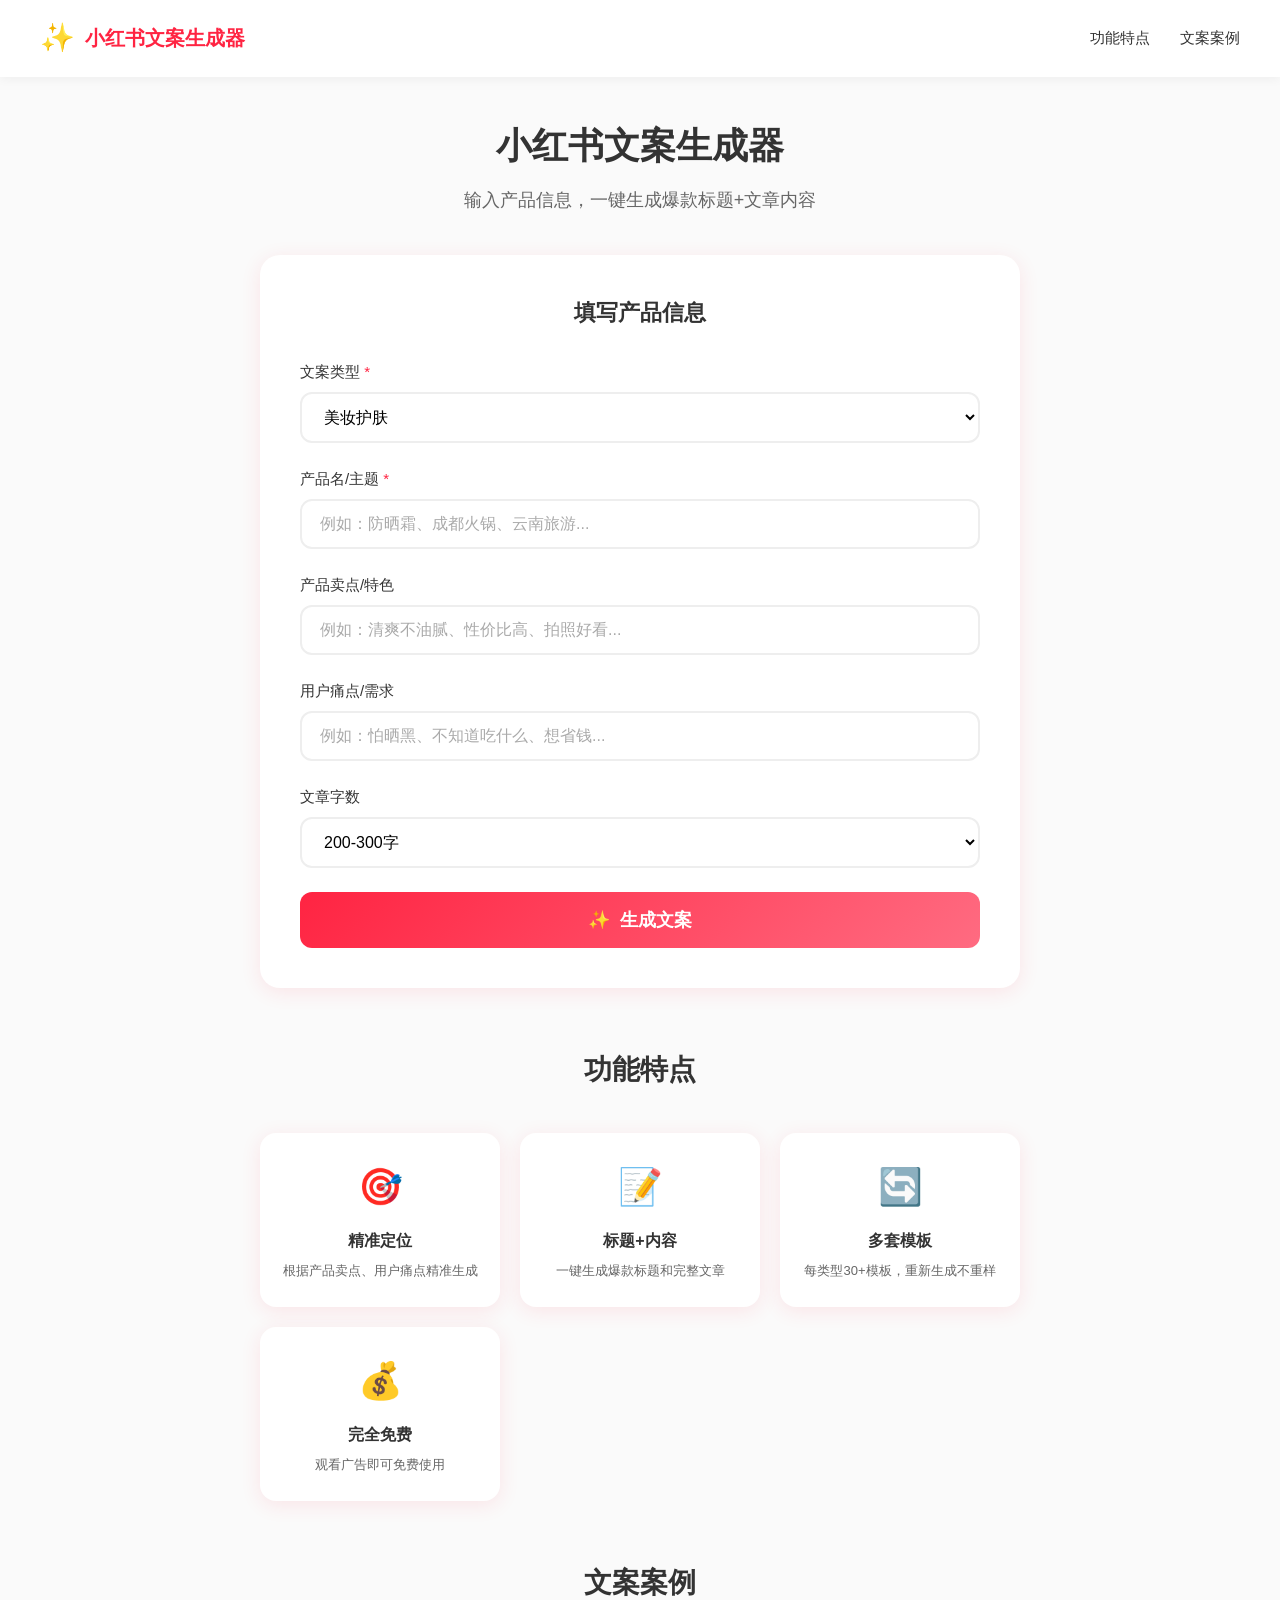
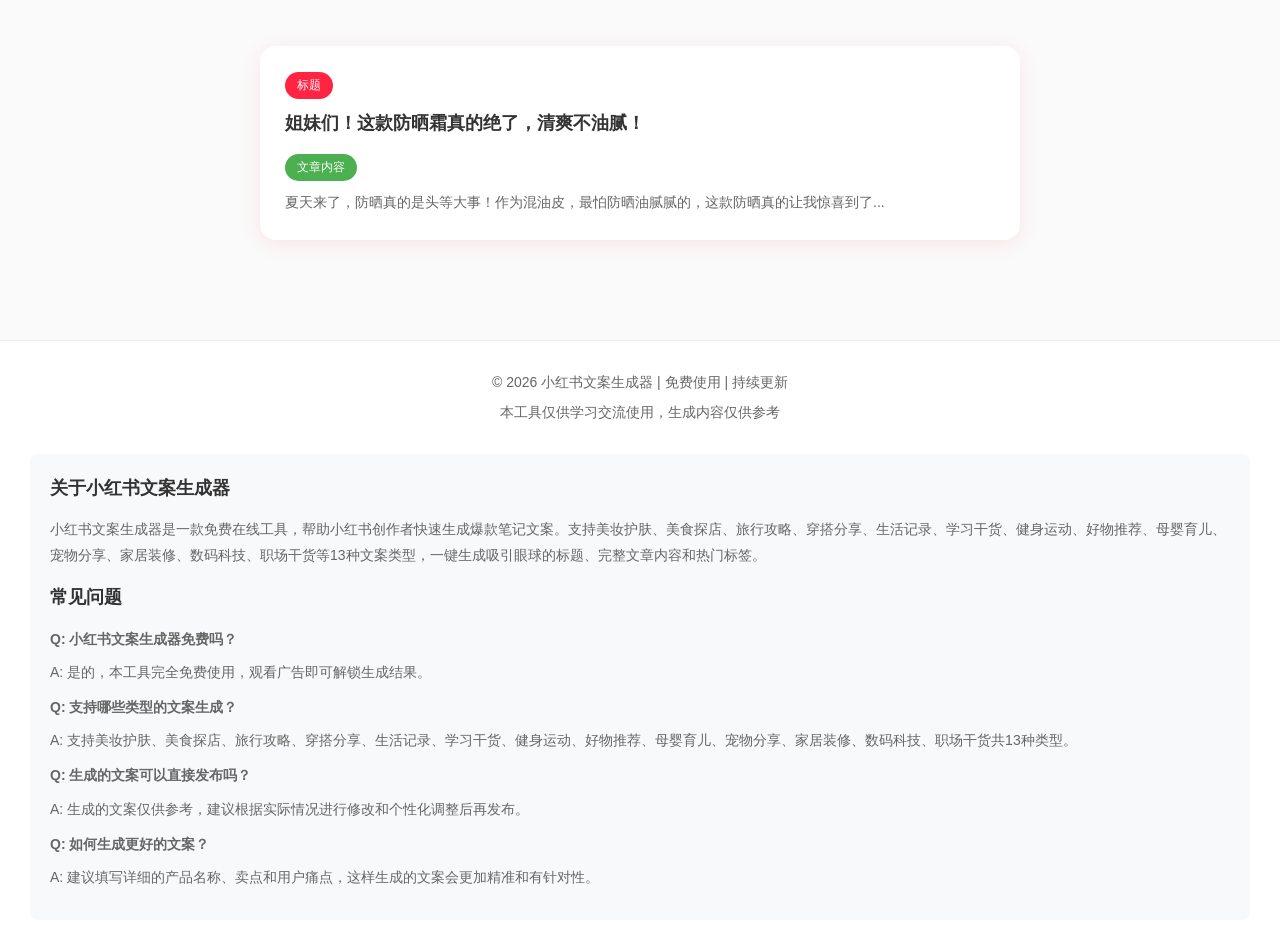
<file: index.html>
<!DOCTYPE html>
<html lang="zh-CN">
<head>
    <meta charset="UTF-8">
    <meta name="viewport" content="width=device-width, initial-scale=1.0">
    <title>小红书文案生成器 - 免费一键生成爆款笔记标题和内容 | 2026最新</title>
    <meta name="description" content="免费小红书文案生成工具，支持美妆护肤、美食探店、旅行攻略等13种文案类型，一键生成爆款标题+文章内容+标签，提升小红书运营效率，新手必备神器">
    <meta name="keywords" content="小红书文案生成器,小红书文案,文案生成器,爆款文案,小红书运营,小红书标题生成器,小红书笔记生成,小红书文案模板,小红书营销工具,笔记文案,种草文案">
    <meta name="author" content="小红书文案生成器">
    <meta name="robots" content="index, follow">
    <link rel="canonical" href="https://xhs-generator-170.pages.dev/">
    
    <!-- Open Graph 社交分享标签 -->
    <meta property="og:title" content="小红书文案生成器 - 免费一键生成爆款笔记">
    <meta property="og:description" content="免费生成13种类型爆款文案，美妆护肤、美食探店、旅行攻略等，一键生成标题+内容+标签">
    <meta property="og:type" content="website">
    <meta property="og:url" content="https://xhs-generator-170.pages.dev/">
    <meta property="og:site_name" content="小红书文案生成器">
    <meta property="og:locale" content="zh_CN">
    
    <!-- Twitter 卡片 -->
    <meta name="twitter:card" content="summary_large_image">
    <meta name="twitter:title" content="小红书文案生成器 - 免费一键生成爆款笔记">
    <meta name="twitter:description" content="免费生成13种类型爆款文案，一键生成标题+内容+标签">
    
    <!-- 结构化数据 -->
    <script type="application/ld+json">
    {
        "@context": "https://schema.org",
        "@type": "WebApplication",
        "name": "小红书文案生成器",
        "description": "免费小红书文案生成工具，支持13种文案类型，一键生成爆款标题和内容",
        "url": "https://xhs-generator-170.pages.dev/",
        "applicationCategory": "UtilityApplication",
        "operatingSystem": "Web Browser",
        "offers": {
            "@type": "Offer",
            "price": "0",
            "priceCurrency": "CNY"
        },
        "featureList": [
            "美妆护肤文案生成",
            "美食探店文案生成",
            "旅行攻略文案生成",
            "穿搭分享文案生成",
            "爆款标题生成",
            "文章内容生成",
            "标签推荐"
        ]
    }
    </script>
    
    <!-- Google AdSense 验证 -->
    <script async src="https://pagead2.googlesyndication.com/pagead/js/adsbygoogle.js?client=ca-pub-2151837247265048" crossorigin="anonymous"></script>
    <link rel="stylesheet" href="style.css">
</head>
<body>
    <!-- 顶部导航 -->
    <nav class="navbar">
        <div class="nav-brand">
            <span class="logo">✨</span>
            <span class="brand-name">小红书文案生成器</span>
        </div>
        <div class="nav-links">
            <a href="#features">功能特点</a>
            <a href="#examples">文案案例</a>
        </div>
    </nav>

    <!-- 主要内容区 -->
    <main class="main-container">
        <!-- 标题区域 -->
        <section class="hero">
            <h1>小红书文案生成器</h1>
            <p class="subtitle">输入产品信息，一键生成爆款标题+文章内容</p>
        </section>

        <!-- 生成器区域 -->
        <section class="generator-section">
            <div class="generator-card">
                <h2>填写产品信息</h2>
                
                <!-- 文案类型选择 -->
                <div class="form-group">
                    <label for="type">文案类型 <span class="required">*</span></label>
                    <select id="type" class="form-select">
                        <option value="beauty">美妆护肤</option>
                        <option value="food">美食探店</option>
                        <option value="travel">旅行攻略</option>
                        <option value="fashion">穿搭分享</option>
                        <option value="lifestyle">生活记录</option>
                        <option value="study">学习干货</option>
                        <option value="fitness">健身运动</option>
                        <option value="product">好物推荐</option>
                        <option value="baby">母婴育儿</option>
                        <option value="pet">宠物分享</option>
                        <option value="home">家居装修</option>
                        <option value="tech">数码科技</option>
                        <option value="career">职场干货</option>
                    </select>
                </div>

                <!-- 产品名输入 -->
                <div class="form-group">
                    <label for="productName">产品名/主题 <span class="required">*</span></label>
                    <input type="text" id="productName" class="form-input" placeholder="例如：防晒霜、成都火锅、云南旅游...">
                </div>

                <!-- 卖点输入 -->
                <div class="form-group">
                    <label for="sellingPoint">产品卖点/特色</label>
                    <input type="text" id="sellingPoint" class="form-input" placeholder="例如：清爽不油腻、性价比高、拍照好看...">
                </div>

                <!-- 痛点输入 -->
                <div class="form-group">
                    <label for="painPoint">用户痛点/需求</label>
                    <input type="text" id="painPoint" class="form-input" placeholder="例如：怕晒黑、不知道吃什么、想省钱...">
                </div>

                <!-- 字数选择 -->
                <div class="form-group">
                    <label for="length">文章字数</label>
                    <select id="length" class="form-select">
                        <option value="short">200-300字</option>
                        <option value="long">300-500字</option>
                    </select>
                </div>

                <!-- 生成按钮 -->
                <button id="generateBtn" class="generate-btn">
                    <span class="btn-icon">✨</span>
                    生成文案
                </button>
            </div>
        </section>

        <!-- 功能特点 -->
        <section id="features" class="features-section">
            <h2>功能特点</h2>
            <div class="features-grid">
                <div class="feature-card">
                    <span class="feature-icon">🎯</span>
                    <h3>精准定位</h3>
                    <p>根据产品卖点、用户痛点精准生成</p>
                </div>
                <div class="feature-card">
                    <span class="feature-icon">📝</span>
                    <h3>标题+内容</h3>
                    <p>一键生成爆款标题和完整文章</p>
                </div>
                <div class="feature-card">
                    <span class="feature-icon">🔄</span>
                    <h3>多套模板</h3>
                    <p>每类型30+模板，重新生成不重样</p>
                </div>
                <div class="feature-card">
                    <span class="feature-icon">💰</span>
                    <h3>完全免费</h3>
                    <p>观看广告即可免费使用</p>
                </div>
            </div>
        </section>

        <!-- 文案案例 -->
        <section id="examples" class="examples-section">
            <h2>文案案例</h2>
            <div class="examples-grid">
                <div class="example-card">
                    <span class="example-tag example-tag-title">标题</span>
                    <p class="example-title">姐妹们！这款防晒霜真的绝了，清爽不油腻！</p>
                    <span class="example-tag example-tag-content">文章内容</span>
                    <p class="example-content">夏天来了，防晒真的是头等大事！作为混油皮，最怕防晒油腻腻的，这款防晒真的让我惊喜到了...</p>
                </div>
            </div>
        </section>
    </main>

    <!-- 广告弹窗遮罩 -->
    <div class="ad-overlay" id="adOverlay">
        <div class="ad-modal">
            <div class="ad-header">
                <h3>观看广告解锁内容</h3>
                <span class="ad-timer" id="adTimer">5秒</span>
            </div>
            <div class="ad-content">
                <div class="ad-placeholder-large">
                    <!-- 小红书弹窗广告 -->
                    <ins class="adsbygoogle"
                         style="display:block"
                         data-ad-client="ca-pub-2151837247265048"
                         data-ad-slot="3577079353"
                         data-ad-format="auto"
                         data-full-width-responsive="true"></ins>
                    <script>
                         (adsbygoogle = window.adsbygoogle || []).push({});
                    </script>
                </div>
                <div class="ad-progress">
                    <div class="ad-progress-bar" id="adProgressBar"></div>
                </div>
            </div>
            <button class="ad-close-btn" id="adCloseBtn" disabled>
                请等待 <span id="countdown">5</span> 秒
            </button>
        </div>
    </div>

    <!-- 结果弹窗 -->
    <div class="result-overlay" id="resultOverlay">
        <div class="result-modal">
            <div class="result-modal-header">
                <h3>生成结果</h3>
                <button class="close-btn" id="closeResultBtn">×</button>
            </div>
            <div class="result-modal-body">
                <!-- 标题结果 -->
                <div class="result-section">
                    <div class="result-section-header">
                        <h4>📝 标题</h4>
                        <button class="copy-btn" id="copyTitleBtn">复制标题</button>
                    </div>
                    <div class="result-title" id="resultTitle"></div>
                </div>
                
                <!-- 文章内容结果 -->
                <div class="result-section">
                    <div class="result-section-header">
                        <h4>📄 文章内容</h4>
                        <button class="copy-btn" id="copyContentBtn">复制内容</button>
                    </div>
                    <div class="result-content-box" id="resultContent"></div>
                    <div class="result-tags" id="resultTags"></div>
                </div>

                <!-- 操作按钮 -->
                <div class="result-actions">
                    <button class="action-btn regenerate" id="regenerateBtn">重新生成</button>
                    <button class="action-btn copy-all" id="copyAllBtn">复制全部</button>
                </div>
            </div>
        </div>
    </div>

    <!-- 底部信息 -->
    <footer class="footer">
        <div class="footer-content">
            <p>© 2026 小红书文案生成器 | 免费使用 | 持续更新</p>
            <p class="footer-disclaimer">本工具仅供学习交流使用，生成内容仅供参考</p>
            
            <!-- SEO内容区域 -->
            <div class="seo-content" style="margin-top: 30px; padding: 20px; background: #f8f9fa; border-radius: 8px; text-align: left;">
                <h3 style="font-size: 18px; margin-bottom: 15px; color: #333;">关于小红书文案生成器</h3>
                <p style="font-size: 14px; color: #666; line-height: 1.8; margin-bottom: 15px;">
                    小红书文案生成器是一款免费在线工具，帮助小红书创作者快速生成爆款笔记文案。支持美妆护肤、美食探店、旅行攻略、穿搭分享、生活记录、学习干货、健身运动、好物推荐、母婴育儿、宠物分享、家居装修、数码科技、职场干货等13种文案类型，一键生成吸引眼球的标题、完整文章内容和热门标签。
                </p>
                
                <h3 style="font-size: 18px; margin-bottom: 15px; color: #333;">常见问题</h3>
                <div style="font-size: 14px; color: #666; line-height: 1.8;">
                    <p><strong>Q: 小红书文案生成器免费吗？</strong></p>
                    <p style="margin-bottom: 10px;">A: 是的，本工具完全免费使用，观看广告即可解锁生成结果。</p>
                    
                    <p><strong>Q: 支持哪些类型的文案生成？</strong></p>
                    <p style="margin-bottom: 10px;">A: 支持美妆护肤、美食探店、旅行攻略、穿搭分享、生活记录、学习干货、健身运动、好物推荐、母婴育儿、宠物分享、家居装修、数码科技、职场干货共13种类型。</p>
                    
                    <p><strong>Q: 生成的文案可以直接发布吗？</strong></p>
                    <p style="margin-bottom: 10px;">A: 生成的文案仅供参考，建议根据实际情况进行修改和个性化调整后再发布。</p>
                    
                    <p><strong>Q: 如何生成更好的文案？</strong></p>
                    <p style="margin-bottom: 10px;">A: 建议填写详细的产品名称、卖点和用户痛点，这样生成的文案会更加精准和有针对性。</p>
                </div>
            </div>
        </div>
    </footer>

    <script src="script.js"></script>
</body>
</html>
</file>
<file: style.css>
/* 小红书文案生成器 - 样式文件 */

* {
    margin: 0;
    padding: 0;
    box-sizing: border-box;
}

:root {
    --primary-color: #ff2442;
    --primary-light: #ff6b81;
    --primary-dark: #e01f3d;
    --secondary-color: #fff0f3;
    --text-color: #333;
    --text-light: #666;
    --bg-color: #fafafa;
    --white: #ffffff;
    --shadow: 0 4px 20px rgba(255, 36, 66, 0.1);
    --shadow-hover: 0 8px 30px rgba(255, 36, 66, 0.15);
}

body {
    font-family: -apple-system, BlinkMacSystemFont, 'Segoe UI', 'PingFang SC', 'Hiragino Sans GB', 'Microsoft YaHei', sans-serif;
    background-color: var(--bg-color);
    color: var(--text-color);
    line-height: 1.6;
}

/* 导航栏 */
.navbar {
    background: var(--white);
    padding: 16px 40px;
    display: flex;
    justify-content: space-between;
    align-items: center;
    box-shadow: 0 2px 10px rgba(0, 0, 0, 0.05);
    position: sticky;
    top: 0;
    z-index: 100;
}

.nav-brand {
    display: flex;
    align-items: center;
    gap: 10px;
}

.logo {
    font-size: 28px;
}

.brand-name {
    font-size: 20px;
    font-weight: 600;
    color: var(--primary-color);
}

.nav-links {
    display: flex;
    gap: 30px;
}

.nav-links a {
    text-decoration: none;
    color: var(--text-color);
    font-size: 15px;
    transition: color 0.3s;
}

.nav-links a:hover {
    color: var(--primary-color);
}

/* 主要容器 */
.main-container {
    max-width: 800px;
    margin: 0 auto;
    padding: 40px 20px;
}

/* 标题区域 */
.hero {
    text-align: center;
    margin-bottom: 40px;
}

.hero h1 {
    font-size: 36px;
    color: var(--text-color);
    margin-bottom: 12px;
}

.subtitle {
    font-size: 18px;
    color: var(--text-light);
}

/* 生成器卡片 */
.generator-section {
    margin-bottom: 60px;
}

.generator-card {
    background: var(--white);
    border-radius: 20px;
    padding: 40px;
    box-shadow: var(--shadow);
}

.generator-card h2 {
    text-align: center;
    margin-bottom: 30px;
    color: var(--text-color);
    font-size: 22px;
}

/* 表单样式 */
.form-group {
    margin-bottom: 24px;
}

.form-group label {
    display: block;
    margin-bottom: 8px;
    font-size: 15px;
    font-weight: 500;
    color: var(--text-color);
}

.required {
    color: var(--primary-color);
}

.form-input, .form-select {
    width: 100%;
    padding: 14px 18px;
    border: 2px solid #eee;
    border-radius: 12px;
    font-size: 16px;
    transition: border-color 0.3s, box-shadow 0.3s;
    background: var(--white);
}

.form-input:focus, .form-select:focus {
    outline: none;
    border-color: var(--primary-color);
    box-shadow: 0 0 0 4px rgba(255, 36, 66, 0.1);
}

.form-input::placeholder {
    color: #aaa;
}

/* 生成按钮 */
.generate-btn {
    width: 100%;
    padding: 16px;
    background: linear-gradient(135deg, var(--primary-color), var(--primary-light));
    color: var(--white);
    border: none;
    border-radius: 12px;
    font-size: 18px;
    font-weight: 600;
    cursor: pointer;
    display: flex;
    align-items: center;
    justify-content: center;
    gap: 10px;
    transition: transform 0.3s, box-shadow 0.3s;
}

.generate-btn:hover {
    transform: translateY(-2px);
    box-shadow: 0 8px 25px rgba(255, 36, 66, 0.3);
}

.generate-btn:active {
    transform: translateY(0);
}

/* 功能特点 */
.features-section {
    margin-bottom: 60px;
}

.features-section h2, .examples-section h2 {
    text-align: center;
    margin-bottom: 40px;
    font-size: 28px;
    color: var(--text-color);
}

.features-grid {
    display: grid;
    grid-template-columns: repeat(auto-fit, minmax(180px, 1fr));
    gap: 20px;
}

.feature-card {
    background: var(--white);
    border-radius: 16px;
    padding: 25px 20px;
    text-align: center;
    box-shadow: var(--shadow);
    transition: transform 0.3s;
}

.feature-card:hover {
    transform: translateY(-5px);
}

.feature-icon {
    font-size: 36px;
    display: block;
    margin-bottom: 12px;
}

.feature-card h3 {
    font-size: 16px;
    margin-bottom: 8px;
    color: var(--text-color);
}

.feature-card p {
    font-size: 13px;
    color: var(--text-light);
}

/* 案例展示 */
.examples-section {
    margin-bottom: 60px;
}

.examples-grid {
    display: grid;
    gap: 20px;
}

.example-card {
    background: var(--white);
    border-radius: 16px;
    padding: 25px;
    box-shadow: var(--shadow);
}

.example-tag {
    display: inline-block;
    padding: 4px 12px;
    border-radius: 20px;
    font-size: 12px;
    margin-bottom: 10px;
    margin-right: 10px;
}

.example-tag-title {
    background: var(--primary-color);
    color: var(--white);
}

.example-tag-content {
    background: #4CAF50;
    color: var(--white);
}

.example-title {
    font-size: 18px;
    font-weight: 600;
    color: var(--text-color);
    margin-bottom: 15px;
}

.example-content {
    font-size: 14px;
    color: var(--text-light);
    line-height: 1.7;
}

/* 广告弹窗遮罩 */
.ad-overlay {
    display: none;
    position: fixed;
    top: 0;
    left: 0;
    width: 100%;
    height: 100%;
    background: rgba(0, 0, 0, 0.7);
    z-index: 1000;
    justify-content: center;
    align-items: center;
}

.ad-overlay.active {
    display: flex;
}

.ad-modal {
    background: var(--white);
    border-radius: 20px;
    padding: 30px;
    max-width: 500px;
    width: 90%;
    text-align: center;
}

.ad-header {
    display: flex;
    justify-content: space-between;
    align-items: center;
    margin-bottom: 20px;
}

.ad-header h3 {
    font-size: 18px;
    color: var(--text-color);
}

.ad-timer {
    background: var(--primary-color);
    color: var(--white);
    padding: 6px 14px;
    border-radius: 20px;
    font-size: 14px;
}

.ad-content {
    margin-bottom: 20px;
}

.ad-placeholder-large {
    background: linear-gradient(135deg, #f5f5f5, #e0e0e0);
    border-radius: 12px;
    padding: 60px 20px;
    margin-bottom: 15px;
}

.ad-placeholder-large p {
    color: #888;
    font-size: 16px;
}

.ad-tip {
    font-size: 12px !important;
    color: #aaa !important;
    margin-top: 10px;
}

.ad-progress {
    height: 6px;
    background: #eee;
    border-radius: 3px;
    overflow: hidden;
}

.ad-progress-bar {
    height: 100%;
    background: var(--primary-color);
    width: 0%;
    transition: width 1s linear;
}

.ad-close-btn {
    width: 100%;
    padding: 14px;
    background: #ccc;
    color: var(--white);
    border: none;
    border-radius: 10px;
    font-size: 16px;
    cursor: not-allowed;
    transition: background 0.3s;
}

.ad-close-btn.active {
    background: var(--primary-color);
    cursor: pointer;
}

.ad-close-btn.active:hover {
    background: var(--primary-dark);
}

/* 结果弹窗 */
.result-overlay {
    display: none;
    position: fixed;
    top: 0;
    left: 0;
    width: 100%;
    height: 100%;
    background: rgba(0, 0, 0, 0.7);
    z-index: 1000;
    justify-content: center;
    align-items: center;
    padding: 20px;
}

.result-overlay.active {
    display: flex;
}

.result-modal {
    background: var(--white);
    border-radius: 20px;
    max-width: 700px;
    width: 100%;
    max-height: 90vh;
    overflow-y: auto;
}

.result-modal-header {
    display: flex;
    justify-content: space-between;
    align-items: center;
    padding: 20px 25px;
    border-bottom: 1px solid #eee;
}

.result-modal-header h3 {
    font-size: 20px;
    color: var(--text-color);
}

.close-btn {
    background: none;
    border: none;
    font-size: 28px;
    color: #999;
    cursor: pointer;
    line-height: 1;
}

.close-btn:hover {
    color: var(--primary-color);
}

.result-modal-body {
    padding: 25px;
}

.result-section {
    margin-bottom: 25px;
}

.result-section:last-of-type {
    margin-bottom: 20px;
}

.result-section-header {
    display: flex;
    justify-content: space-between;
    align-items: center;
    margin-bottom: 12px;
}

.result-section-header h4 {
    font-size: 16px;
    color: var(--text-color);
}

.copy-btn {
    background: none;
    border: 1px solid var(--primary-color);
    color: var(--primary-color);
    padding: 6px 14px;
    border-radius: 20px;
    font-size: 13px;
    cursor: pointer;
    transition: all 0.3s;
}

.copy-btn:hover {
    background: var(--primary-color);
    color: var(--white);
}

.result-title {
    background: var(--secondary-color);
    border-radius: 12px;
    padding: 18px;
    font-size: 18px;
    font-weight: 600;
    color: var(--text-color);
    line-height: 1.5;
}

.result-content-box {
    background: var(--secondary-color);
    border-radius: 12px;
    padding: 20px;
    font-size: 15px;
    line-height: 1.8;
    color: var(--text-color);
    white-space: pre-wrap;
}

.result-tags {
    display: flex;
    flex-wrap: wrap;
    gap: 10px;
    margin-top: 15px;
}

.tag {
    background: var(--white);
    color: var(--primary-color);
    padding: 6px 14px;
    border-radius: 20px;
    font-size: 13px;
    border: 1px solid var(--primary-color);
}

.result-actions {
    display: flex;
    gap: 15px;
    margin-top: 20px;
    padding-top: 20px;
    border-top: 1px solid #eee;
}

.action-btn {
    flex: 1;
    padding: 14px;
    border: none;
    border-radius: 10px;
    font-size: 16px;
    font-weight: 500;
    cursor: pointer;
    transition: all 0.3s;
}

.action-btn.regenerate {
    background: #f5f5f5;
    color: var(--text-color);
}

.action-btn.regenerate:hover {
    background: #e0e0e0;
}

.action-btn.copy-all {
    background: var(--primary-color);
    color: var(--white);
}

.action-btn.copy-all:hover {
    background: var(--primary-dark);
}

/* 底部 */
.footer {
    background: var(--white);
    padding: 30px;
    text-align: center;
    border-top: 1px solid #eee;
}

.footer-content p {
    font-size: 14px;
    color: var(--text-light);
    margin-bottom: 8px;
}

.footer-disclaimer {
    font-size: 12px;
    color: #aaa;
}

/* 提示消息 */
.toast {
    position: fixed;
    bottom: 30px;
    left: 50%;
    transform: translateX(-50%);
    background: #333;
    color: var(--white);
    padding: 12px 24px;
    border-radius: 8px;
    font-size: 14px;
    z-index: 2000;
    animation: fadeIn 0.3s;
}

@keyframes fadeIn {
    from { opacity: 0; transform: translate(-50%, 10px); }
    to { opacity: 1; transform: translate(-50%, 0); }
}

/* 加载动画 */
.loading {
    display: inline-block;
    width: 20px;
    height: 20px;
    border: 3px solid rgba(255,255,255,0.3);
    border-radius: 50%;
    border-top-color: var(--white);
    animation: spin 1s ease-in-out infinite;
}

@keyframes spin {
    to { transform: rotate(360deg); }
}

/* 响应式 */
@media (max-width: 768px) {
    .navbar {
        padding: 12px 20px;
        flex-direction: column;
        gap: 15px;
    }
    
    .nav-links {
        gap: 20px;
    }
    
    .hero h1 {
        font-size: 28px;
    }
    
    .generator-card {
        padding: 25px;
    }
    
    .result-modal-body {
        padding: 20px;
    }
    
    .result-actions {
        flex-direction: column;
    }
    
    .result-section-header {
        flex-direction: column;
        align-items: flex-start;
        gap: 10px;
    }
}
</file>
